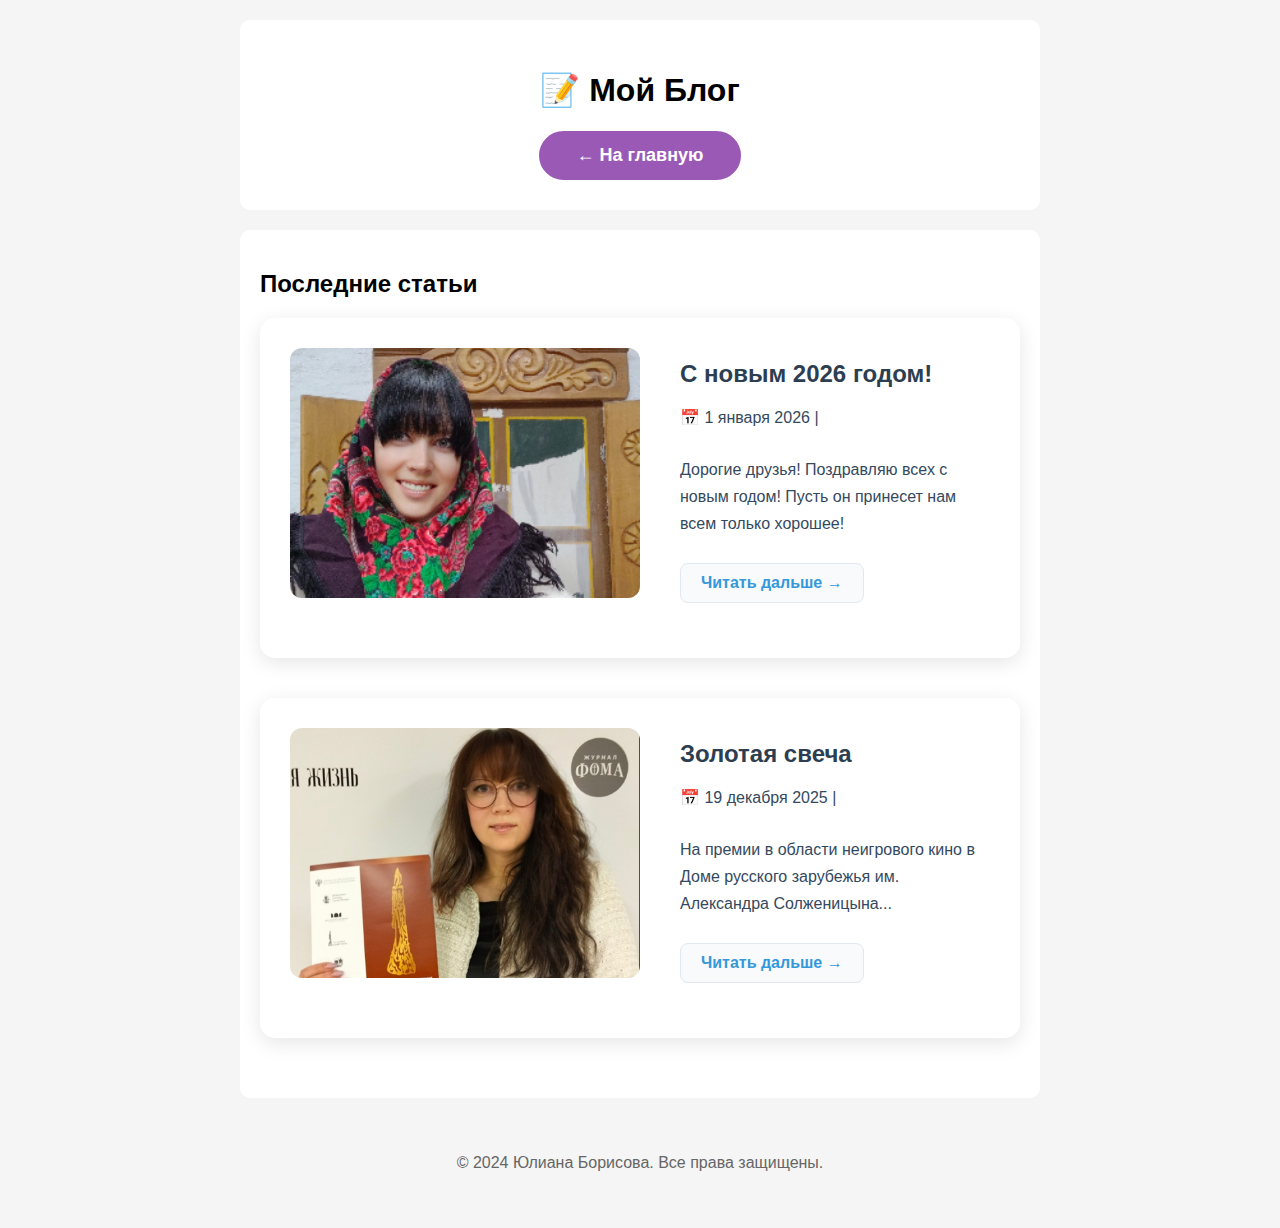
<file: blog.html>
<!DOCTYPE html>
<html lang="ru">
<head>
    <meta charset="UTF-8">
    <meta name="viewport" content="width=device-width, initial-scale=1.0">
    <title>Мой Блог | Юлиана Борисова</title>
    <link rel="stylesheet" href="style.css">
</head>
<body>
    <header>
        <h1>📝 Мой Блог</h1>
        <a href="index.html" class="button">← На главную</a>
    </header>
    
    <main>
        <section>
            <h2>Последние статьи</h2>
            
            <article class="blog-post">
    <div class="blog-image">
    <img src="images/blog2.png" alt="С новым 2026 годом!">
</div>
    <div class="blog-content">
        <h3>С новым 2026 годом!</h3>
        <p class="date">📅 1 января 2026 | </p>
        <p>Дорогие друзья! Поздравляю всех с новым годом! Пусть он принесет нам всем только хорошее!</p>
        <a href="#" class="read-more">Читать дальше →</a>
    </div>
</article>
            
            <article class="blog-post">
    <div class="blog-image">
    <img src="images/blog1.png" alt="Русские платки">
</div>
    <div class="blog-content">
        <h3>Золотая свеча</h3>
        <p class="date">📅 19 декабря 2025 | </p>
        <p>На премии в области неигрового кино в Доме русского зарубежья им. Александра Солженицына...</p>
        <a href="#" class="read-more">Читать дальше →</a>
    </div>
</article>
        </section>
    </main>
    
    <footer>
        <p>© 2024 Юлиана Борисова. Все права защищены.</p>
    </footer>
</body>
</html>
</file>
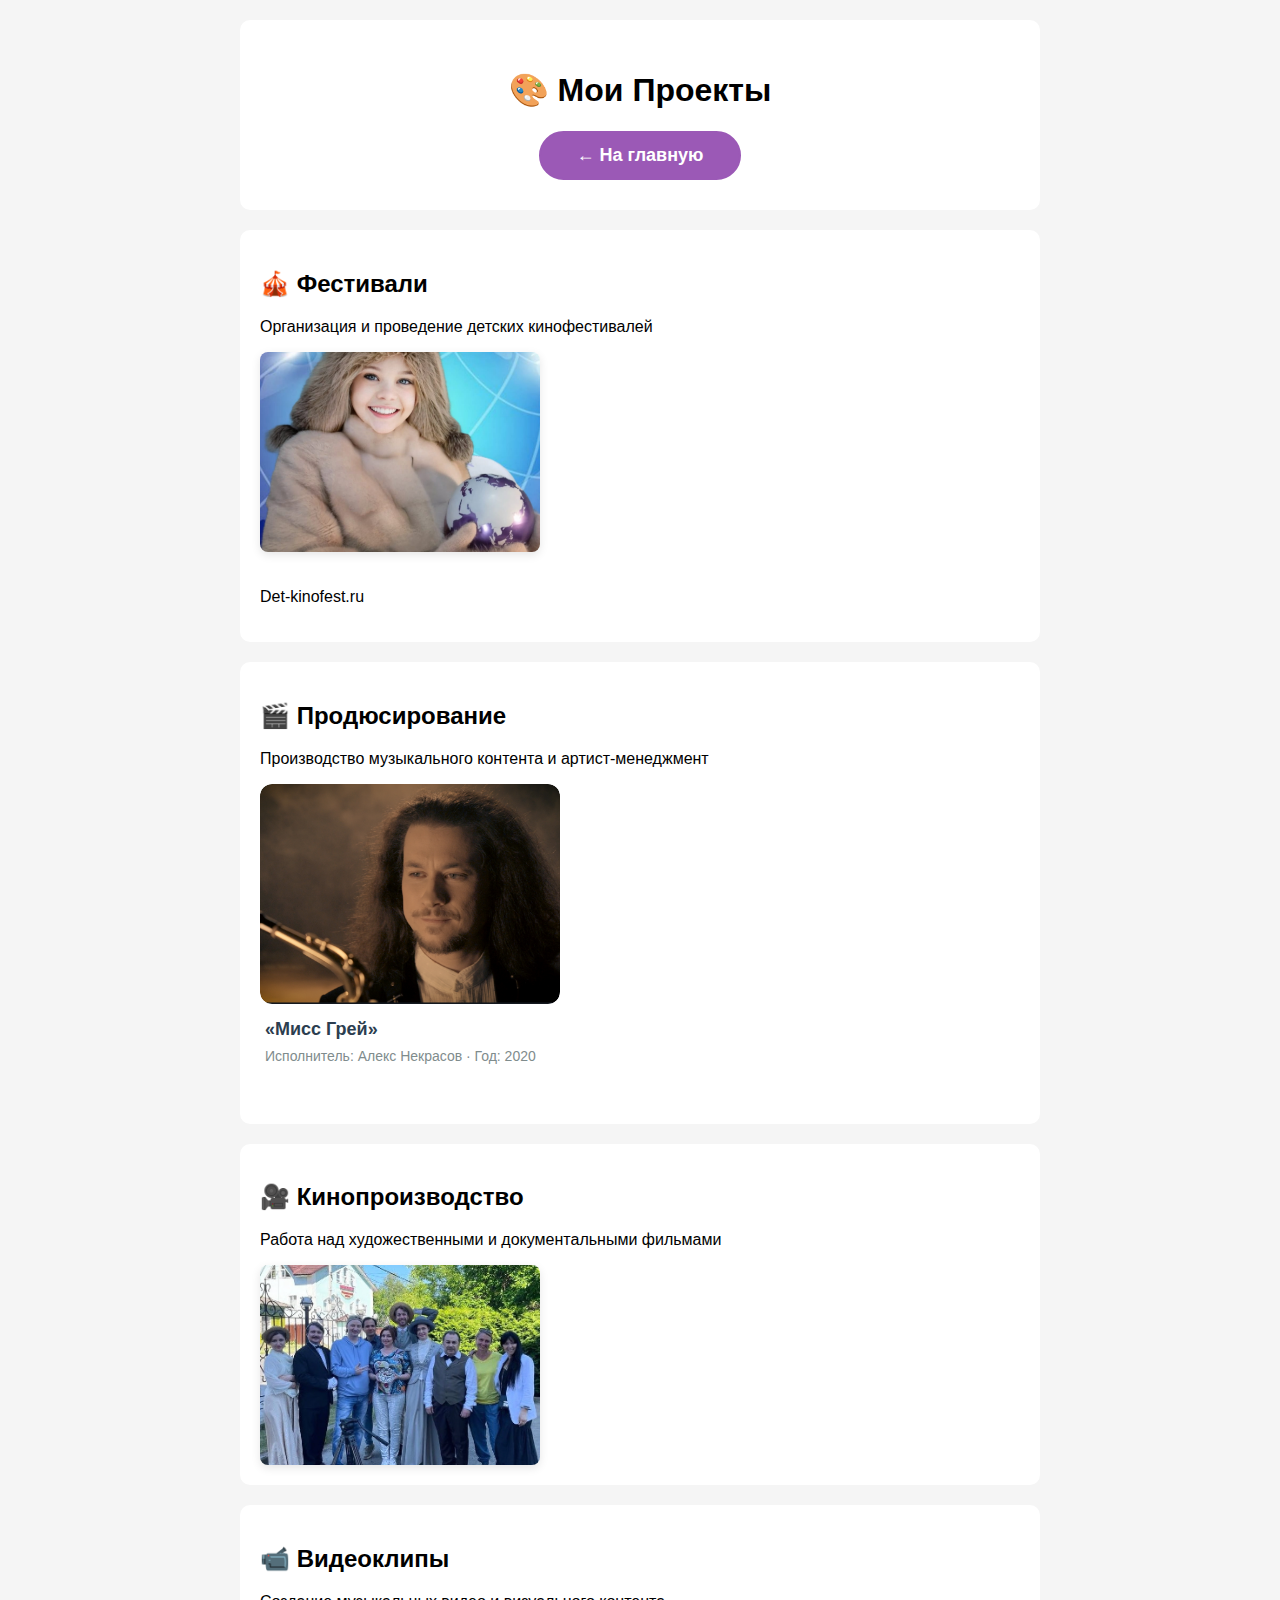
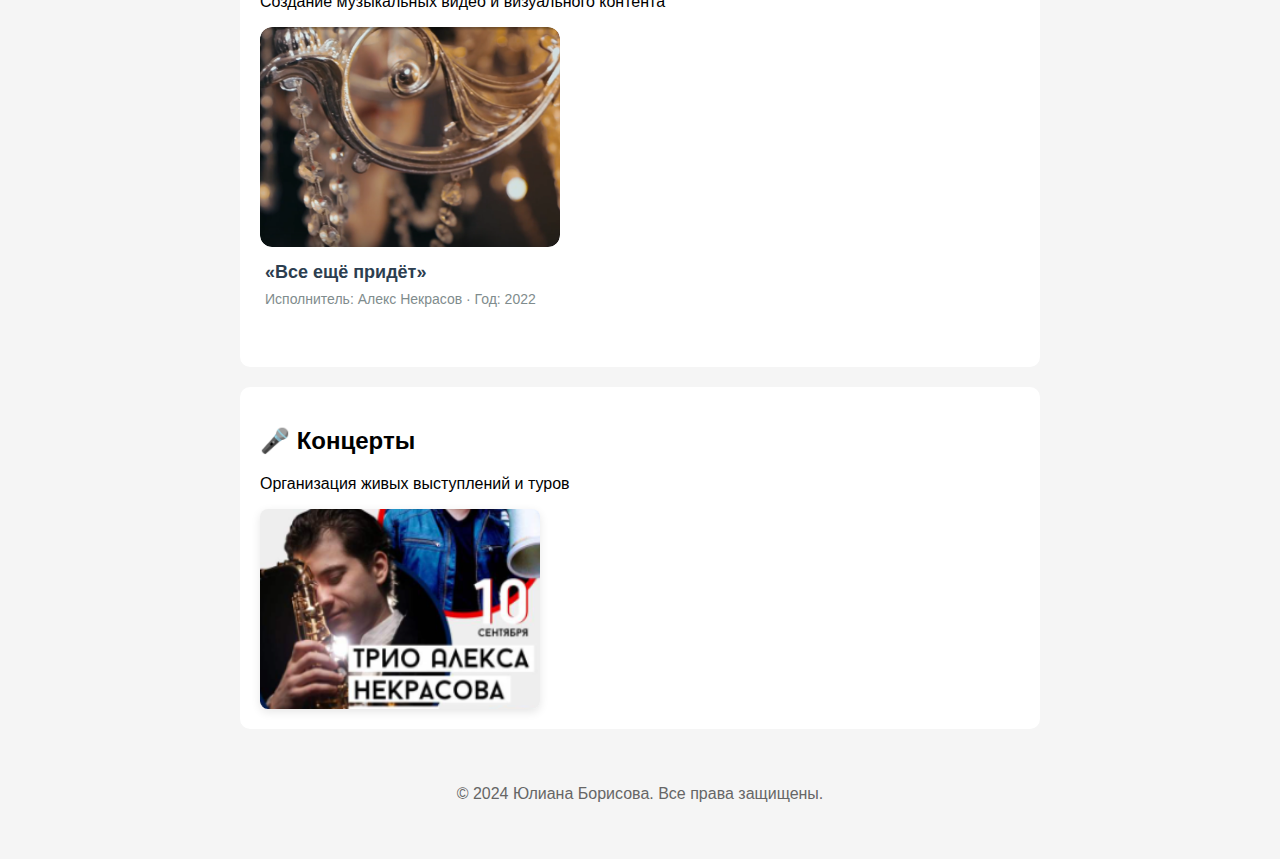
<file: projects.html>
<!DOCTYPE html>
<html lang="ru">
<head>
    <meta charset="UTF-8">
    <meta name="viewport" content="width=device-width, initial-scale=1.0">
    <title>Мои Проекты | Юлиана Борисова</title>
    <link rel="stylesheet" href="style.css">
<!-- Yandex.Metrika counter -->
<script type="text/javascript">
    (function(m,e,t,r,i,k,a){
        m[i]=m[i]||function(){(m[i].a=m[i].a||[]).push(arguments)};
        m[i].l=1*new Date();
        for (var j = 0; j < document.scripts.length; j++) {if (document.scripts[j].src === r) { return; }}
        k=e.createElement(t),a=e.getElementsByTagName(t)[0],k.async=1,k.src=r,a.parentNode.insertBefore(k,a)
    })(window, document,'script','https://mc.yandex.ru/metrika/tag.js?id=106183559', 'ym');

    ym(106183559, 'init', {ssr:true, webvisor:true, clickmap:true, ecommerce:"dataLayer", accurateTrackBounce:true, trackLinks:true});
</script>
<noscript><div><img src="https://mc.yandex.ru/watch/106183559" style="position:absolute; left:-9999px;" alt="" /></div></noscript>
<!-- /Yandex.Metrika counter -->
</head>
<body>
    <header>
        <h1>🎨 Мои Проекты</h1>
        <a href="index.html" class="button">← На главную</a>
    </header>
    
    <main>
    <section class="projects-section">
        <h2>🎪 Фестивали</h2>
        <p class="section-description">Организация и проведение детских кинофестивалей</p>
        
        <div class="gallery">
            <img src="images/fest3.png" alt="Фестиваль 2024"> 
<p class="section-description">Det-kinofest.ru</p>			
        </div>
    </section>

    <section class="projects-section">
       <h2>🎬 Продюсирование</h2>
<p class="section-description">Производство музыкального контента и артист-менеджмент</p>

<div class="video-container" style="
    display: flex;
    flex-wrap: wrap;
    gap: 30px;
    justify-content: flex-start;
    align-items: flex-start;
    margin-bottom: 40px;
">
    <!-- ТОЛЬКО ОДИН КЛИП -->
    <div class="video-preview" 
         onclick="window.open('https://rutube.ru/video/b373cef3b49dcf4c307778e0b9138560', '_blank')"
         style="
            width: 300px;
            cursor: pointer;
            transition: transform 0.3s ease;
         "
         onmouseover="this.style.transform='translateY(-5px)'"
         onmouseout="this.style.transform='translateY(0)'">
        
        <!-- Контейнер для фото -->
        <div class="video-thumb-container" style="
            position: relative;
            border-radius: 12px;
            overflow: hidden;
            margin-bottom: 15px;
            width: 300px;
            height: 220px;
        ">
            <!-- Фото -->
            <img src="images/video-thumb1.png" 
                 alt="Мисс Грей" 
                 style="
                    width: 300px !important;
                    height: 220px !important;
                    object-fit: cover !important;
                    display: block !important;
                    border-radius: 12px;
                 ">
            
            <!-- Кнопка поверх -->
            <div class="play-overlay" style="
                position: absolute;
                top: 0;
                left: 0;
                width: 100%;
                height: 100%;
                background: rgba(0,0,0,0.5);
                display: flex;
                align-items: center;
                justify-content: center;
                opacity: 0;
                transition: opacity 0.3s ease;
                border-radius: 12px;
            "
            onmouseover="this.style.opacity='1'"
            onmouseout="this.style.opacity='0'">
                <div class="play-btn" style="
                    background: #3498db;
                    color: white;
                    padding: 12px 25px;
                    border-radius: 30px;
                    font-weight: bold;
                    font-size: 16px;
                ">▶ Смотреть клип</div>
            </div>
        </div>
        
        <!-- Информация -->
        <div class="video-info" style="
            text-align: left;
            padding: 0 5px;
        ">
            <h4 style="
                margin: 0 0 8px 0;
                font-size: 18px;
                color: #2c3e50;
            ">«Мисс Грей»</h4>
            <p style="
                margin: 0;
                color: #7f8c8d;
                font-size: 14px;
            ">Исполнитель: Алекс Некрасов · Год: 2020</p>
        </div>
    </div>
    <!-- КОНЕЦ КЛИПА -->
</div>
    
    
<script>
// Специальная функция для Rutube
function openRutubeVideo(videoId) {
    const embedUrl = `https://rutube.ru/play/embed/${videoId}`;
    document.getElementById('videoPlayer').src = embedUrl;
    document.getElementById('videoModal').style.display = 'block';
}
</script>
                       
        </div>
    </section>

    <section class="projects-section">
        <h2>🎥 Кинопроизводство</h2>
        <p class="section-description">Работа над художественными и документальными фильмами</p>
        
        <div class="gallery">
            <img src="images/Kino.png" alt="Съёмки фильма">
            
        </div>
    </section>

    <section class="projects-section">
        <h2>📹 Видеоклипы</h2>
<p class="section-description">Создание музыкальных видео и визуального контента</p>

<div class="video-container" style="
    display: flex;
    flex-wrap: wrap;
    gap: 30px;
    justify-content: flex-start;
    align-items: flex-start;
    margin-bottom: 40px;
">
    <!-- КЛИП -->
    <div class="video-preview" 
         onclick="window.open('https://rutube.ru/video/85f5d0711959d83f5d33db8d76456155', '_blank')"
         style="
            width: 300px;
            cursor: pointer;
            transition: transform 0.3s ease;
         "
         onmouseover="this.style.transform='translateY(-5px)'"
         onmouseout="this.style.transform='translateY(0)'">
        
        <!-- Контейнер для фото -->
        <div class="video-thumb-container" style="
            position: relative;
            border-radius: 12px;
            overflow: hidden;
            margin-bottom: 15px;
            width: 300px;
            height: 220px;
        ">
            <!-- Фото -->
            <img src="images/video-thumb2.png" 
                 alt="Видеоклип" 
                 style="
                    width: 300px !important;
                    height: 220px !important;
                    object-fit: cover !important;
                    display: block !important;
                    border-radius: 12px;
                 ">
            
            <!-- Кнопка поверх -->
            <div class="play-overlay" style="
                position: absolute;
                top: 0;
                left: 0;
                width: 100%;
                height: 100%;
                background: rgba(0,0,0,0.5);
                display: flex;
                align-items: center;
                justify-content: center;
                opacity: 0;
                transition: opacity 0.3s ease;
                border-radius: 12px;
            "
            onmouseover="this.style.opacity='1'"
            onmouseout="this.style.opacity='0'">
                <div class="play-btn" style="
                    background: #3498db;
                    color: white;
                    padding: 12px 25px;
                    border-radius: 30px;
                    font-weight: bold;
                    font-size: 16px;
                ">▶ Смотреть клип</div>
            </div>
        </div>
        
        <!-- Информация -->
        <div class="video-info" style="
            text-align: left;
            padding: 0 5px;
        ">
            <h4 style="
                margin: 0 0 8px 0;
                font-size: 18px;
                color: #2c3e50;
            ">«Все ещё придёт»</h4>
            <p style="
                margin: 0;
                color: #7f8c8d;
                font-size: 14px;
            ">Исполнитель: Алекс Некрасов · Год: 2022</p>
        </div>
    </div>
    <!-- КОНЕЦ КЛИПА -->
</div>
    </section>

    <section class="projects-section">
        <h2>🎤 Концерты</h2>
        <p class="section-description">Организация живых выступлений и туров</p>
        
        <div class="gallery">
            <img src="images/Koncert.png" alt="Стадионный концерт">
            
        </div>
    </section>

     </main>


    
    <footer>
        <p>© 2024 Юлиана Борисова. Все права защищены.</p>
    </footer>
</body>

</html>
</file>
<file: style.css>
body {
    font-family: Arial, sans-serif;
    max-width: 800px;
    margin: 0 auto;
    padding: 20px;
    background: #f5f5f5;
}

header {
    text-align: center;
    padding: 30px;
    background: white;
    border-radius: 10px;
    margin-bottom: 20px;
}

/* Галерея 4 в ряд */
.gallery {
    display: flex;
    flex-direction: column;
    gap: 20px;
    max-width: 1200px;
    margin: 0 auto;
}

.gallery-row {
    display: flex;
    justify-content: center;
    gap: 15px;
    flex-wrap: wrap;
}

.gallery img {
    width: 100%;
    max-width: 280px; /* 4 фото в ряд с отступами */
    height: 200px;
    object-fit: cover; /* Обрезает фото без искажений */
    border-radius: 8px;
    box-shadow: 0 3px 10px rgba(0,0,0,0.1);
    transition: transform 0.3s ease, box-shadow 0.3s ease;
    cursor: pointer;
}

.gallery img:hover {
    transform: scale(1.03);
    box-shadow: 0 5px 15px rgba(0,0,0,0.2);
}

section {
    background: white;
    padding: 20px;
    border-radius: 10px;
    margin-bottom: 20px;
}

footer {
    text-align: center;
    padding: 20px;
    color: #666;
}
.my-photo {
    width: 700px;
    border-radius: 50%;
    display: block;
    margin: 30px auto;
    border: 1px solid #333;
}
/* Стили для контейнера кнопок */
.buttons {
    display: flex;
    justify-content: center;
    gap: 20px;
    margin: 30px 0;
    flex-wrap: wrap;
}

/* Стили для самих кнопок */
.button {
    display: inline-block;
    padding: 12px 24px;
    background: #9b59b6;
    color: white;
    text-decoration: none;
    border-radius: 30px;
    font-weight: bold;
    font-size: 18px;
    transition: all 0.3s ease;
    border: 2px solid #9b59b6;
    min-width: 150px;
    text-align: center;
}

/* Цвет второй кнопки */
.button:nth-child(2) {
    background: #9b59b6;
    border-color: #9b59b6;
}

/* Эффект при наведении */
.button:hover {
    transform: translateY(-3px);
    box-shadow: 0 5px 15px rgba(0,0,0,0.2);
    background: white;
    color: #4a6fa5;
}

.button:nth-child(2):hover {
    background: white;
    color: #ff6b6b;
}
/* Стили для блога */
/* ОСНОВНОЙ КОНТЕЙНЕР СТАТЬИ - фото слева, текст справа */
.blog-post {
    display: flex;
    align-items: flex-start; /* Выравнивание по верху */
    gap: 40px; /* Больше расстояние между фото и текстом */
    background: white;
    padding: 30px;
    margin-bottom: 40px;
    border-radius: 15px;
    box-shadow: 0 5px 20px rgba(0,0,0,0.1);
    transition: all 0.3s ease;
    min-height: 280px; /* Минимальная высота статьи */
}

.blog-post:hover {
    transform: translateY(-5px);
    box-shadow: 0 10px 30px rgba(0,0,0,0.15);
}

/* ФОТО СЛЕВА - УВЕЛИЧЕННОЕ */
.blog-image {
    flex-shrink: 0; /* Не сжимается */
    width: 350px; /* ШИРИНА ФОТО УВЕЛИЧЕНА */
    height: 250px; /* ВЫСОТА ФОТО УВЕЛИЧЕНА */
    overflow: hidden;
    border-radius: 12px;
    position: relative;
}

.blog-image img {
    width: 100%;
    height: 100%;
    object-fit: cover; /* Заполняет контейнер без искажений */
    transition: transform 0.5s ease;
}

.blog-post:hover .blog-image img {
    transform: scale(1.08); /* Эффект увеличения при наведении */
}

/* ТЕКСТ СПРАВА - занимает оставшееся место */
.blog-content {
    flex: 1; /* Растягивается на всё доступное пространство */
    padding: 10px 0; /* Отступы сверху и снизу */
}

.blog-content h3 {
    margin-top: 0;
    margin-bottom: 15px;
    color: #2c3e50;
    font-size: 24px; /* Увеличили заголовок */
    line-height: 1.3;
}

.date {
    color: #7f8c8d;
    font-size: 15px;
    margin-bottom: 20px;
    display: flex;
    align-items: center;
    gap: 15px;
}

.blog-content p {
    color: #34495e;
    line-height: 1.7; /* Увеличили межстрочный интервал */
    font-size: 16px;
    margin-bottom: 25px;
}

/* Кнопка "Читать дальше" */
.read-more {
    display: inline-block;
    color: #3498db;
    text-decoration: none;
    font-weight: 600;
    font-size: 16px;
    padding: 10px 20px;
    background: #f8fafc;
    border-radius: 8px;
    border: 1px solid #e1e8f0;
    transition: all 0.3s ease;
}

.read-more:hover {
    background: #3498db;
    color: white;
    border-color: #3498db;
    transform: translateX(5px);
}

.date {
    color: #666;
    font-size: 14px;
    margin: 5px 0 15px;
}

/* Стили для проектов */
.project {
    background: white;
    padding: 20px;
    margin-bottom: 20px;
    border-radius: 10px;
    border-left: 5px solid #ff6b6b;
}

.project h3 {
    margin-top: 0;
}
@media (max-width: 600px) {
    .buttons {
        flex-direction: column;
        align-items: center;
    }
    .button {
        width: 90%;
        max-width: 300px;
    }
}
/* Для планшетов */
@media (max-width: 1024px) {
    .gallery img {
        max-width: 220px;
        height: 180px;
    }
}

/* Для телефонов (3 в ряд) */
@media (max-width: 768px) {
    .gallery-row {
        gap: 10px;
    }
    .gallery img {
        max-width: calc(33.333% - 10px); /* 3 в ряд */
        height: 150px;
    }
}

/* Для маленьких телефонов (2 в ряд) */
@media (max-width: 480px) {
    .gallery img {
        max-width: calc(50% - 10px); /* 2 в ряд */
        height: 130px;
    }

}
/* Мобильная адаптация */
@media (max-width: 768px) {
  /* Овальное фото */
  .my-photo {
    max-width: 300px !important; /* или 60% для более гибкого размера */
    width: 70% !important;
    height: auto !important;
    margin: 20px auto !important;
    display: block !important;
    border-radius: 50% !important; /* если нужно сохранить овал */
  }
  
  /* Заголовок */
  header h1 {
    font-size: 24px !important;
    text-align: center;
    margin-top: 20px;
  }
  
  /* Подзаголовок */
  header p {
    font-size: 16px !important;
    text-align: center;
  }
  
  /* Кнопки */
  .buttons {
    display: flex;
    flex-direction: column;
    align-items: center;
    gap: 10px;
    margin-top: 20px;
  }
  
  .button {
    width: 80% !important;
    max-width: 300px;
    text-align: center;
    padding: 12px;
    font-size: 16px;
  }
}
/* Добавьте этот код ПОСЛЕ всего остального в @media */
header img.my-photo,
header > img.my-photo,
img.my-photo[src*="my-photo"] {
  max-width: 320px !important;
  width: 80% !important;
  height: auto !important;
  margin: 30px auto !important;
}
</file>
